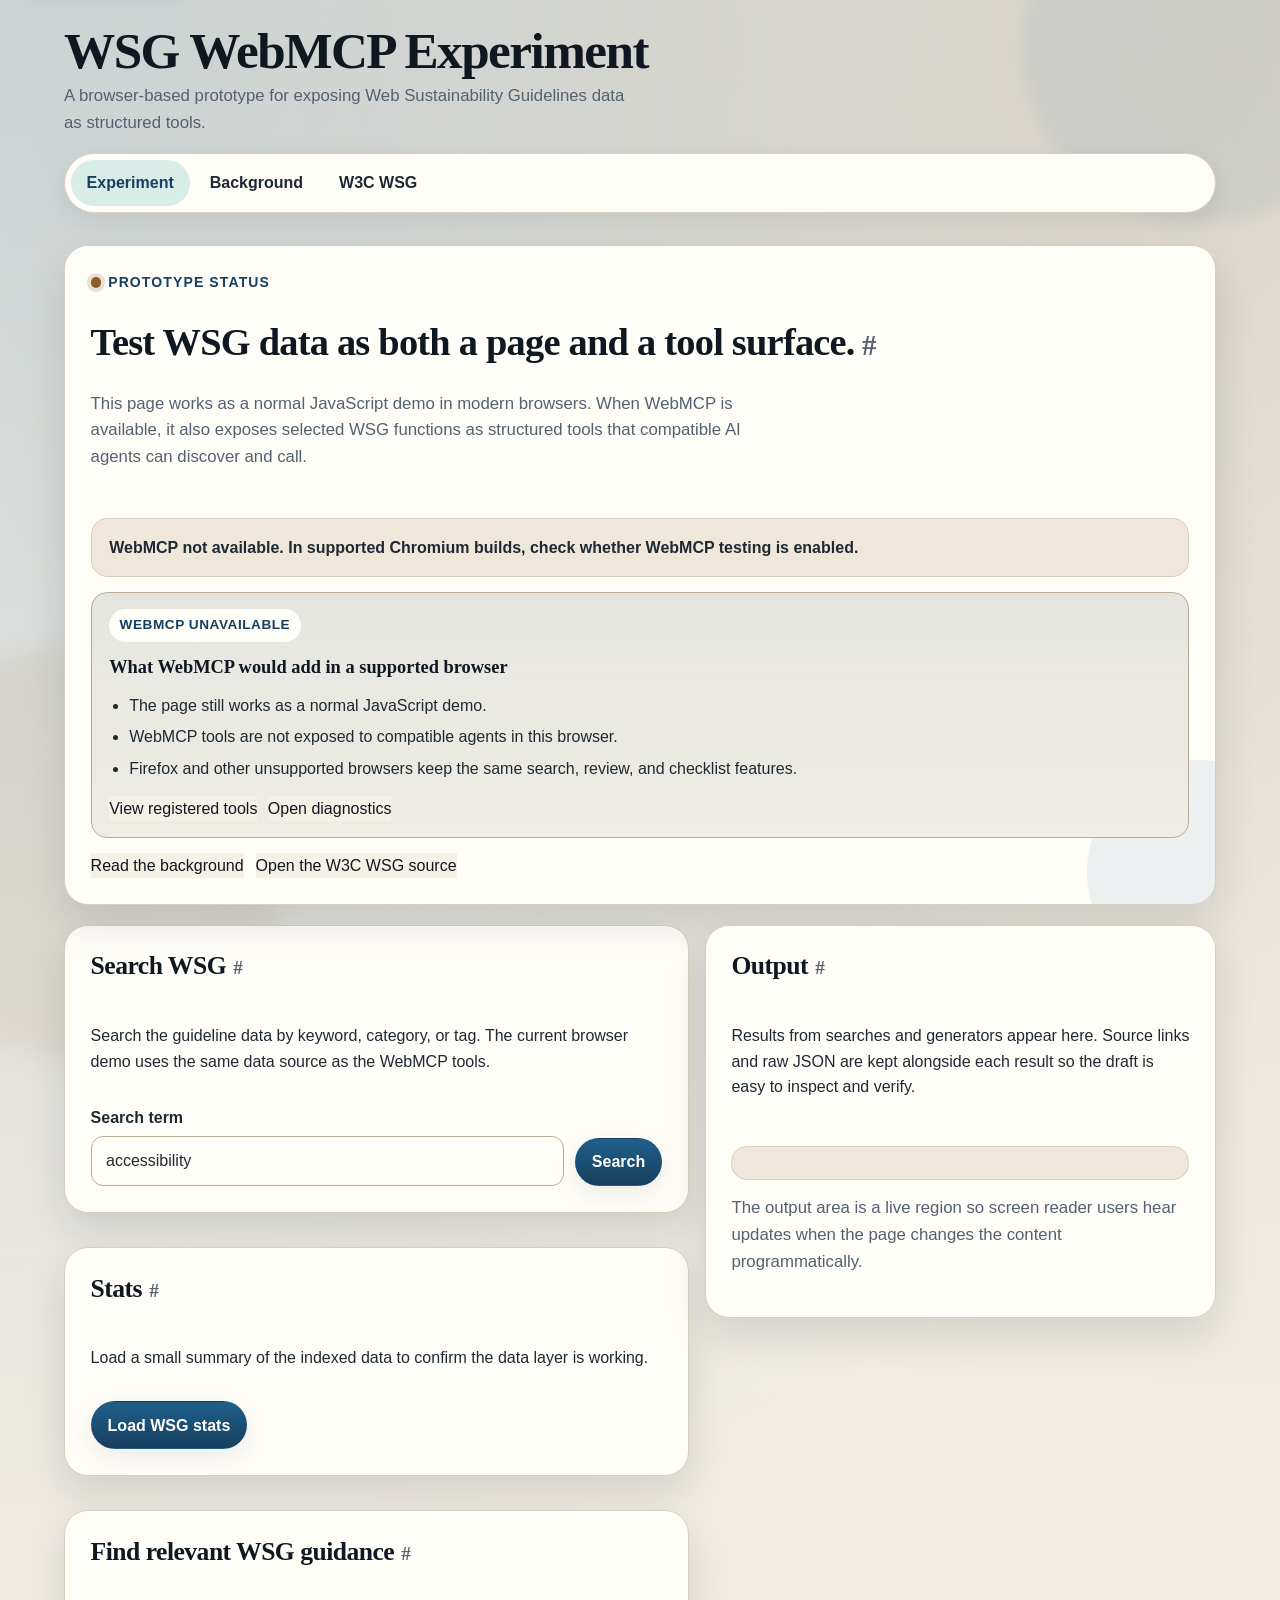
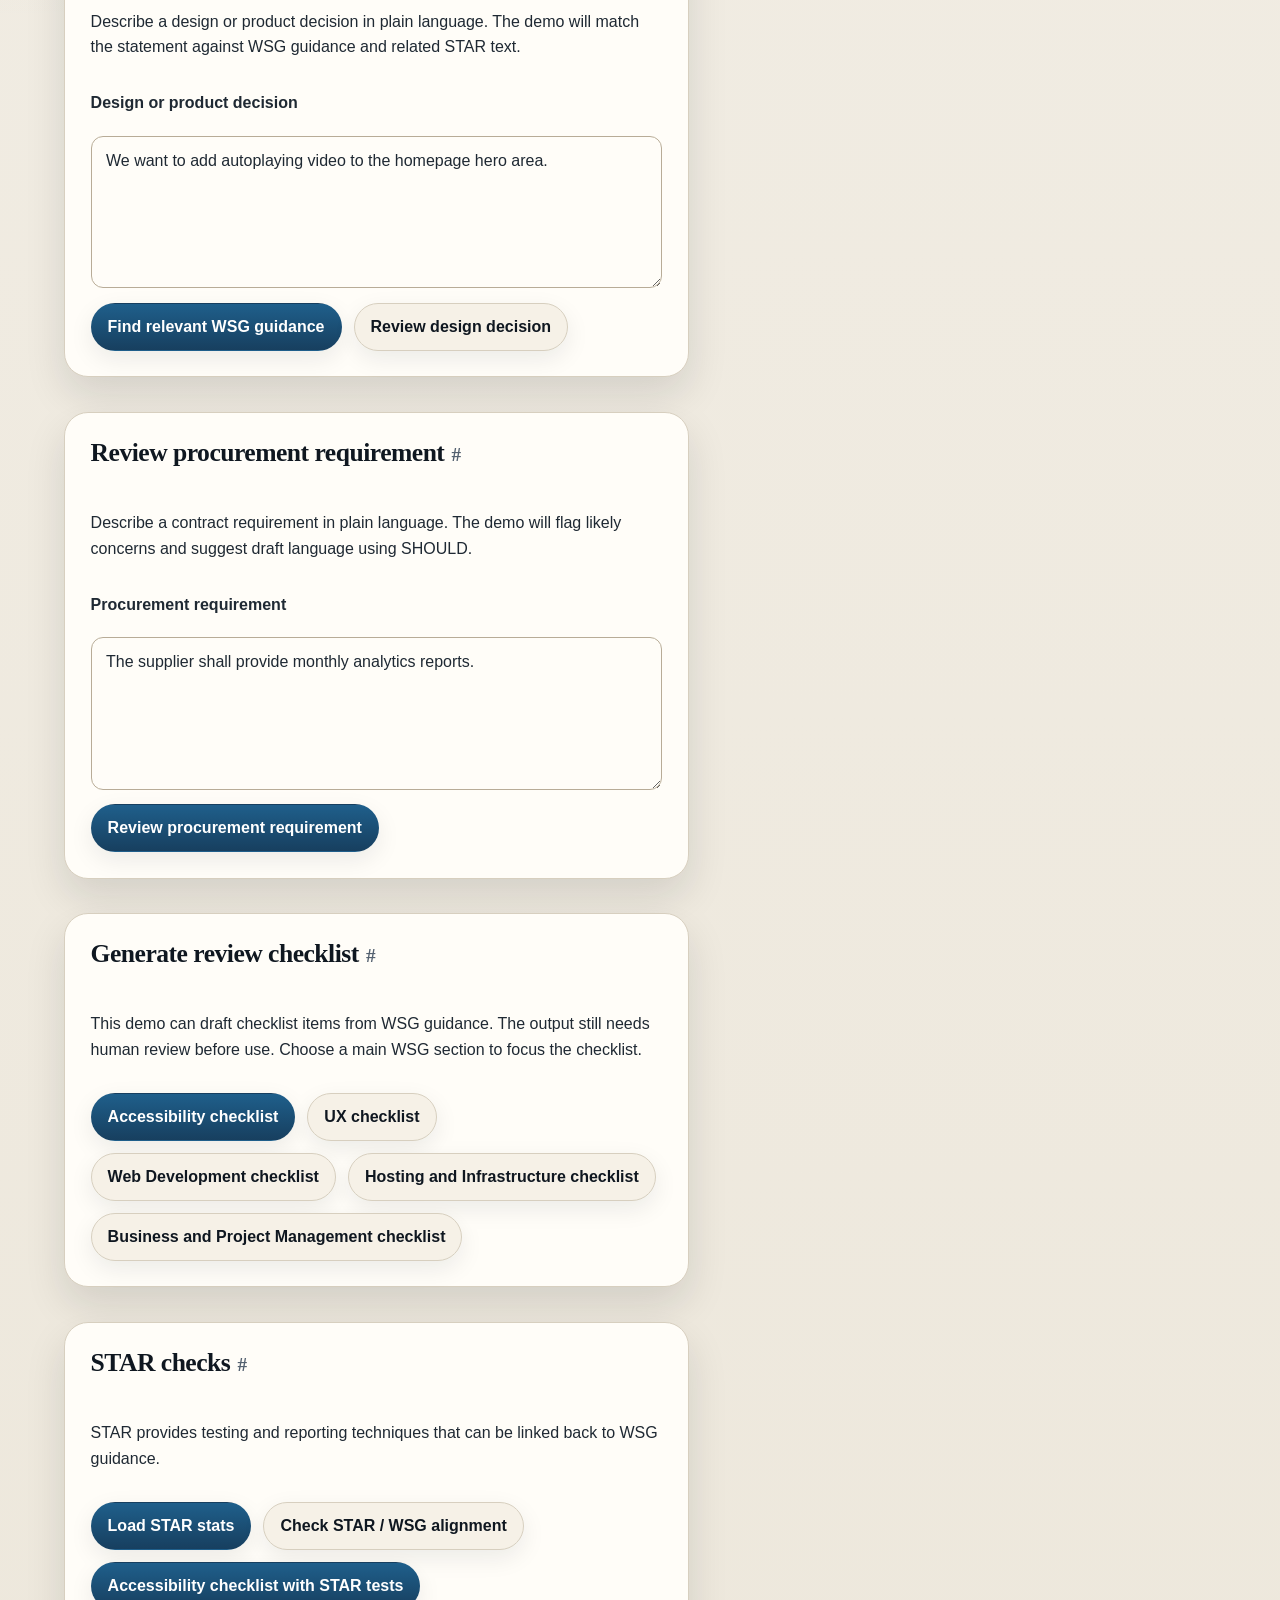
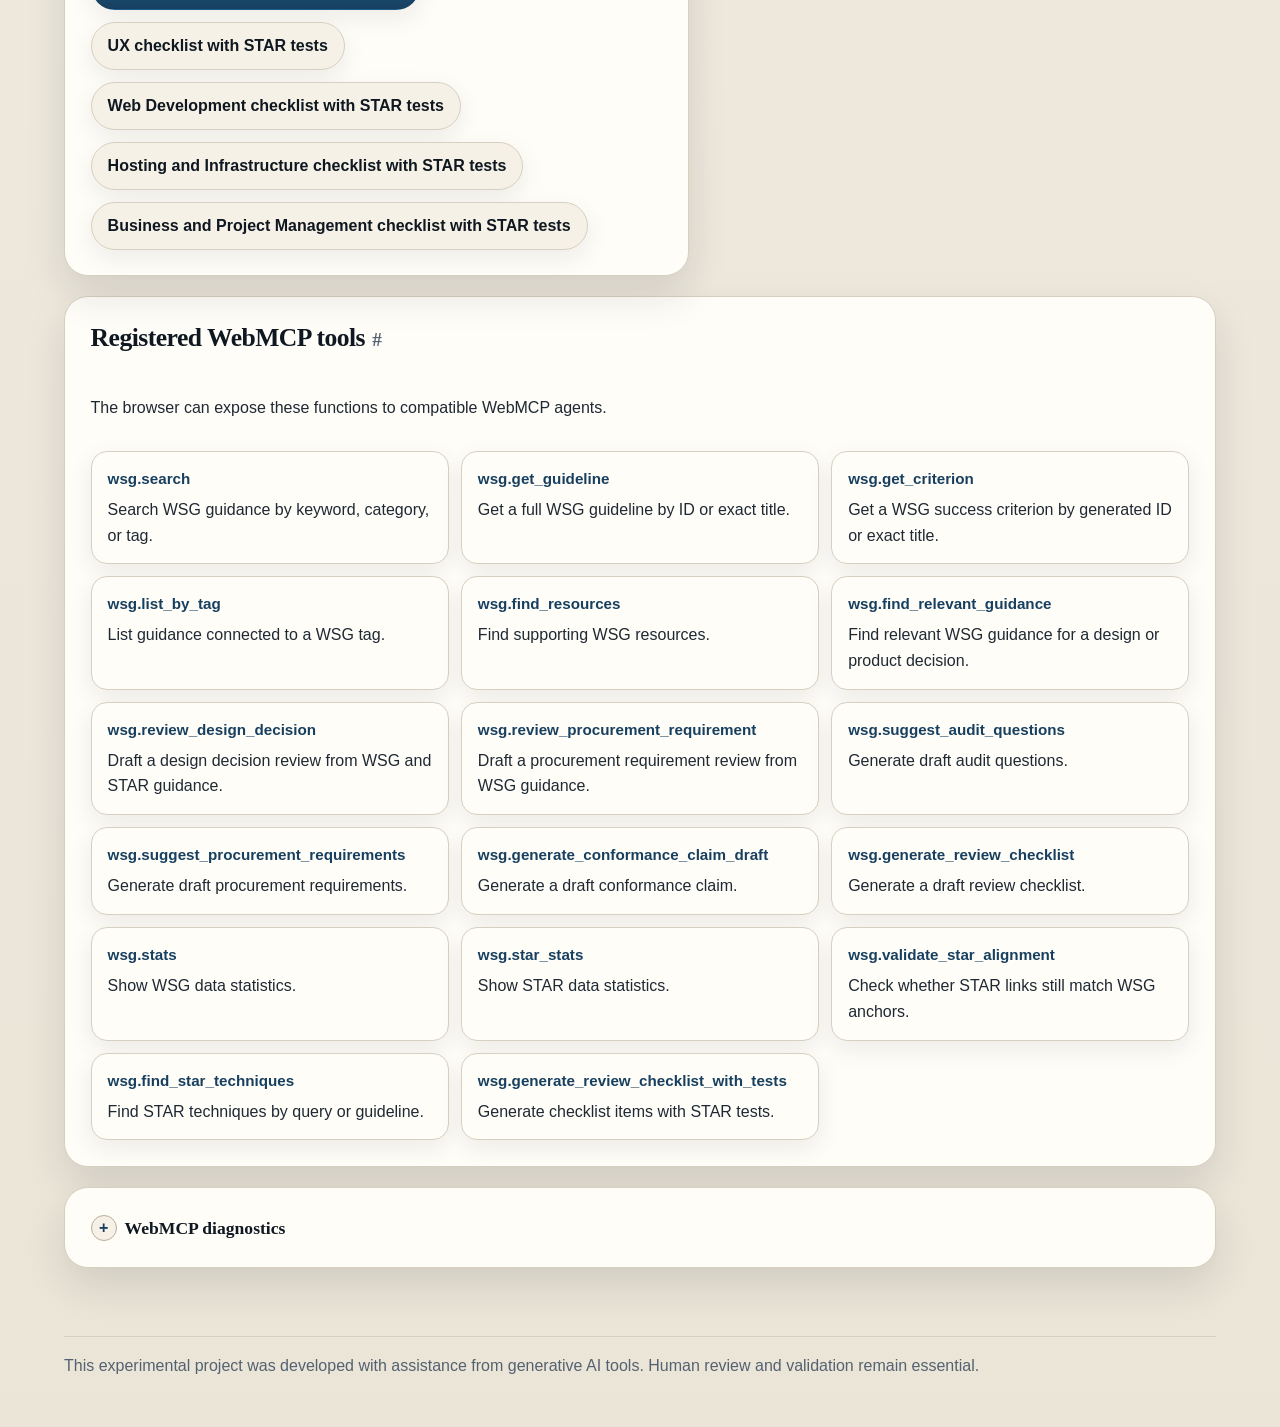
<file: index.html>
<!doctype html>
<html lang="en">
<head>
  <meta charset="utf-8">
  <meta name="viewport" content="width=device-width, initial-scale=1">
  <title>WSG WebMCP Experiment</title>
  <link rel="stylesheet" href="./styles/site.css?v=20260612-1">
</head>
<body>
  <a class="skip-link" href="#main">Skip to main content</a>

  <header class="site-header">
    <div class="site-branding">
      <h1 class="site-title">WSG WebMCP Experiment</h1>
      <p class="site-tagline">
        A browser-based prototype for exposing Web Sustainability Guidelines data as
        structured tools.
      </p>
    </div>

    <nav class="site-nav" aria-label="Primary">
      <ul class="site-nav__list">
        <li><a href="./index.html" aria-current="page">Experiment</a></li>
        <li><a href="./background.html">Background</a></li>
        <li><a href="https://www.w3.org/TR/web-sustainability-guidelines/">W3C WSG</a></li>
      </ul>
    </nav>
  </header>

  <main id="main" class="page-shell" tabindex="-1">
    <section class="hero">
      <div class="hero__inner stack">
        <p class="eyebrow">Prototype status</p>
        <h2 id="prototype-status" tabindex="-1">
          <a class="section-anchor" href="#prototype-status">
            <span>Test WSG data as both a page and a tool surface.</span>
            <span class="section-anchor__marker" aria-hidden="true">#</span>
          </a>
        </h2>

        <p class="lede">
          This page works as a normal JavaScript demo in modern browsers. When WebMCP is
          available, it also exposes selected WSG functions as structured tools that
          compatible AI agents can discover and call.
        </p>

        <p id="webmcp-status" class="status" role="status" aria-live="polite" aria-atomic="true">
          Checking WebMCP...
        </p>

        <div id="webmcp-capabilities" class="webmcp-capabilities" aria-live="polite" aria-atomic="true"></div>

        <div class="actions">
          <a class="button secondary" href="./background.html">Read the background</a>
          <a class="button secondary" href="https://www.w3.org/TR/web-sustainability-guidelines/">
            Open the W3C WSG source
          </a>
        </div>
      </div>
    </section>

    <div class="panel-grid panel-grid--two panel-grid--main">
      <div class="stack">
        <section class="panel">
          <div class="panel__inner stack">
            <h2 id="search-wsg" tabindex="-1">
              <a class="section-anchor" href="#search-wsg">
                <span>Search WSG</span>
                <span class="section-anchor__marker" aria-hidden="true">#</span>
              </a>
            </h2>

            <p>
              Search the guideline data by keyword, category, or tag. The current browser demo
              uses the same data source as the WebMCP tools.
            </p>

            <div class="field-row field-row--search">
              <div>
                <label for="search-query">Search term</label>
                <input id="search-query" type="search" value="accessibility">
              </div>

              <button id="search-wsg" type="button">Search</button>
            </div>
          </div>
        </section>

        <section class="panel">
          <div class="panel__inner stack">
            <h2 id="stats" tabindex="-1">
              <a class="section-anchor" href="#stats">
                <span>Stats</span>
                <span class="section-anchor__marker" aria-hidden="true">#</span>
              </a>
            </h2>

            <p>
              Load a small summary of the indexed data to confirm the data layer is working.
            </p>

            <div class="button-row">
              <button id="load-stats" type="button">Load WSG stats</button>
            </div>
          </div>
        </section>

        <section class="panel">
          <div class="panel__inner stack">
            <h2 id="find-relevant-wsg-guidance" tabindex="-1">
              <a class="section-anchor" href="#find-relevant-wsg-guidance">
                <span>Find relevant WSG guidance</span>
                <span class="section-anchor__marker" aria-hidden="true">#</span>
              </a>
            </h2>

            <p>
              Describe a design or product decision in plain language. The demo will match the
              statement against WSG guidance and related STAR text.
            </p>

            <div class="stack">
              <label for="guidance-description">Design or product decision</label>
              <textarea id="guidance-description" rows="5">We want to add autoplaying video to the homepage hero area.</textarea>
            </div>

            <div class="button-row">
              <button id="find-relevant-guidance" type="button">Find relevant WSG guidance</button>
              <button id="review-design-decision" type="button" class="secondary">Review design decision</button>
            </div>
          </div>
        </section>

        <section class="panel">
          <div class="panel__inner stack">
            <h2 id="review-procurement-requirement" tabindex="-1">
              <a class="section-anchor" href="#review-procurement-requirement">
                <span>Review procurement requirement</span>
                <span class="section-anchor__marker" aria-hidden="true">#</span>
              </a>
            </h2>

            <p>
              Describe a contract requirement in plain language. The demo will flag likely concerns
              and suggest draft language using SHOULD.
            </p>

            <div class="stack">
              <label for="procurement-requirement">Procurement requirement</label>
              <textarea id="procurement-requirement" rows="5">The supplier shall provide monthly analytics reports.</textarea>
            </div>

            <div class="button-row">
              <button id="review-procurement-requirement" type="button">Review procurement requirement</button>
            </div>
          </div>
        </section>

        <section class="panel">
          <div class="panel__inner stack">
            <h2 id="generate-review-checklist" tabindex="-1">
              <a class="section-anchor" href="#generate-review-checklist">
                <span>Generate review checklist</span>
                <span class="section-anchor__marker" aria-hidden="true">#</span>
              </a>
            </h2>

            <p>
              This demo can draft checklist items from WSG guidance. The output still needs human
              review before use. Choose a main WSG section to focus the checklist.
            </p>

            <div class="button-row">
              <button id="generate-checklist" type="button">Accessibility checklist</button>
              <button id="generate-checklist-ux" type="button" class="secondary">UX checklist</button>
              <button id="generate-checklist-web-development" type="button" class="secondary">Web Development checklist</button>
              <button id="generate-checklist-hosting" type="button" class="secondary">Hosting and Infrastructure checklist</button>
              <button id="generate-checklist-business" type="button" class="secondary">Business and Project Management checklist</button>
            </div>
          </div>
        </section>

        <section class="panel">
          <div class="panel__inner stack">
            <h2 id="star-checks" tabindex="-1">
              <a class="section-anchor" href="#star-checks">
                <span>STAR checks</span>
                <span class="section-anchor__marker" aria-hidden="true">#</span>
              </a>
            </h2>

            <p>
              STAR provides testing and reporting techniques that can be linked back to WSG
              guidance.
            </p>

            <div class="button-row">
              <button id="load-star-stats" type="button">Load STAR stats</button>
              <button id="validate-star-alignment" type="button" class="secondary">Check STAR / WSG alignment</button>
              <button id="generate-checklist-with-tests" type="button">Accessibility checklist with STAR tests</button>
              <button id="generate-checklist-with-tests-ux" type="button" class="secondary">UX checklist with STAR tests</button>
              <button id="generate-checklist-with-tests-web-development" type="button" class="secondary">Web Development checklist with STAR tests</button>
              <button id="generate-checklist-with-tests-hosting" type="button" class="secondary">Hosting and Infrastructure checklist with STAR tests</button>
              <button id="generate-checklist-with-tests-business" type="button" class="secondary">Business and Project Management checklist with STAR tests</button>
            </div>
          </div>
        </section>
      </div>

      <section class="panel panel--output" id="output" tabindex="-1">
        <div class="panel__inner stack">
          <h2>
            <a class="section-anchor" href="#output">
              <span>Output</span>
              <span class="section-anchor__marker" aria-hidden="true">#</span>
            </a>
          </h2>

          <p>
            Results from searches and generators appear here. Source links and raw JSON are kept
            alongside each result so the draft is easy to inspect and verify.
          </p>

          <div id="output-content" class="results" role="status" aria-live="polite" aria-atomic="true"></div>

          <p class="lede">
            The output area is a live region so screen reader users hear updates when the page
            changes the content programmatically.
          </p>
        </div>
      </section>
    </div>

    <section class="panel" id="registered-webmcp-tools" tabindex="-1">
      <div class="panel__inner stack">
        <h2>
          <a class="section-anchor" href="#registered-webmcp-tools">
            <span>Registered WebMCP tools</span>
            <span class="section-anchor__marker" aria-hidden="true">#</span>
          </a>
        </h2>

        <p>
          The browser can expose these functions to compatible WebMCP agents.
        </p>

        <ul class="tool-list">
          <li><span class="tool-name">wsg.search</span>Search WSG guidance by keyword, category, or tag.</li>
          <li><span class="tool-name">wsg.get_guideline</span>Get a full WSG guideline by ID or exact title.</li>
          <li><span class="tool-name">wsg.get_criterion</span>Get a WSG success criterion by generated ID or exact title.</li>
          <li><span class="tool-name">wsg.list_by_tag</span>List guidance connected to a WSG tag.</li>
          <li><span class="tool-name">wsg.find_resources</span>Find supporting WSG resources.</li>
          <li><span class="tool-name">wsg.find_relevant_guidance</span>Find relevant WSG guidance for a design or product decision.</li>
          <li><span class="tool-name">wsg.review_design_decision</span>Draft a design decision review from WSG and STAR guidance.</li>
          <li><span class="tool-name">wsg.review_procurement_requirement</span>Draft a procurement requirement review from WSG guidance.</li>
          <li><span class="tool-name">wsg.suggest_audit_questions</span>Generate draft audit questions.</li>
          <li><span class="tool-name">wsg.suggest_procurement_requirements</span>Generate draft procurement requirements.</li>
          <li><span class="tool-name">wsg.generate_conformance_claim_draft</span>Generate a draft conformance claim.</li>
          <li><span class="tool-name">wsg.generate_review_checklist</span>Generate a draft review checklist.</li>
          <li><span class="tool-name">wsg.stats</span>Show WSG data statistics.</li>
          <li><span class="tool-name">wsg.star_stats</span>Show STAR data statistics.</li>
          <li><span class="tool-name">wsg.validate_star_alignment</span>Check whether STAR links still match WSG anchors.</li>
          <li><span class="tool-name">wsg.find_star_techniques</span>Find STAR techniques by query or guideline.</li>
          <li><span class="tool-name">wsg.generate_review_checklist_with_tests</span>Generate checklist items with STAR tests.</li>
        </ul>
      </div>
    </section>

    <section class="panel" id="webmcp-diagnostics">
      <div class="panel__inner stack">
        <details class="panel-disclosure">
          <summary>WebMCP diagnostics</summary>

          <p>
            These controls test whether this browser exposes WebMCP tool discovery or
            invocation features. They are separate from the normal JavaScript demo and stay
            collapsed unless you need them.
          </p>

          <div class="button-row">
            <button id="list-webmcp-tools" type="button">List registered WebMCP tools</button>
            <button id="test-webmcp-stats" type="button" class="secondary">Test wsg.stats through WebMCP</button>
          </div>

          <pre id="webmcp-output" class="results" role="status" aria-live="polite" aria-atomic="true"></pre>
        </details>
      </div>
    </section>
  </main>

  <footer class="footer">
    <p>
      This experimental project was developed with assistance from generative AI tools.
      Human review and validation remain essential.
    </p>
  </footer>

  <script type="module" src="./src/app.js?v=20260612-4"></script>
</body>
</html>
</file>
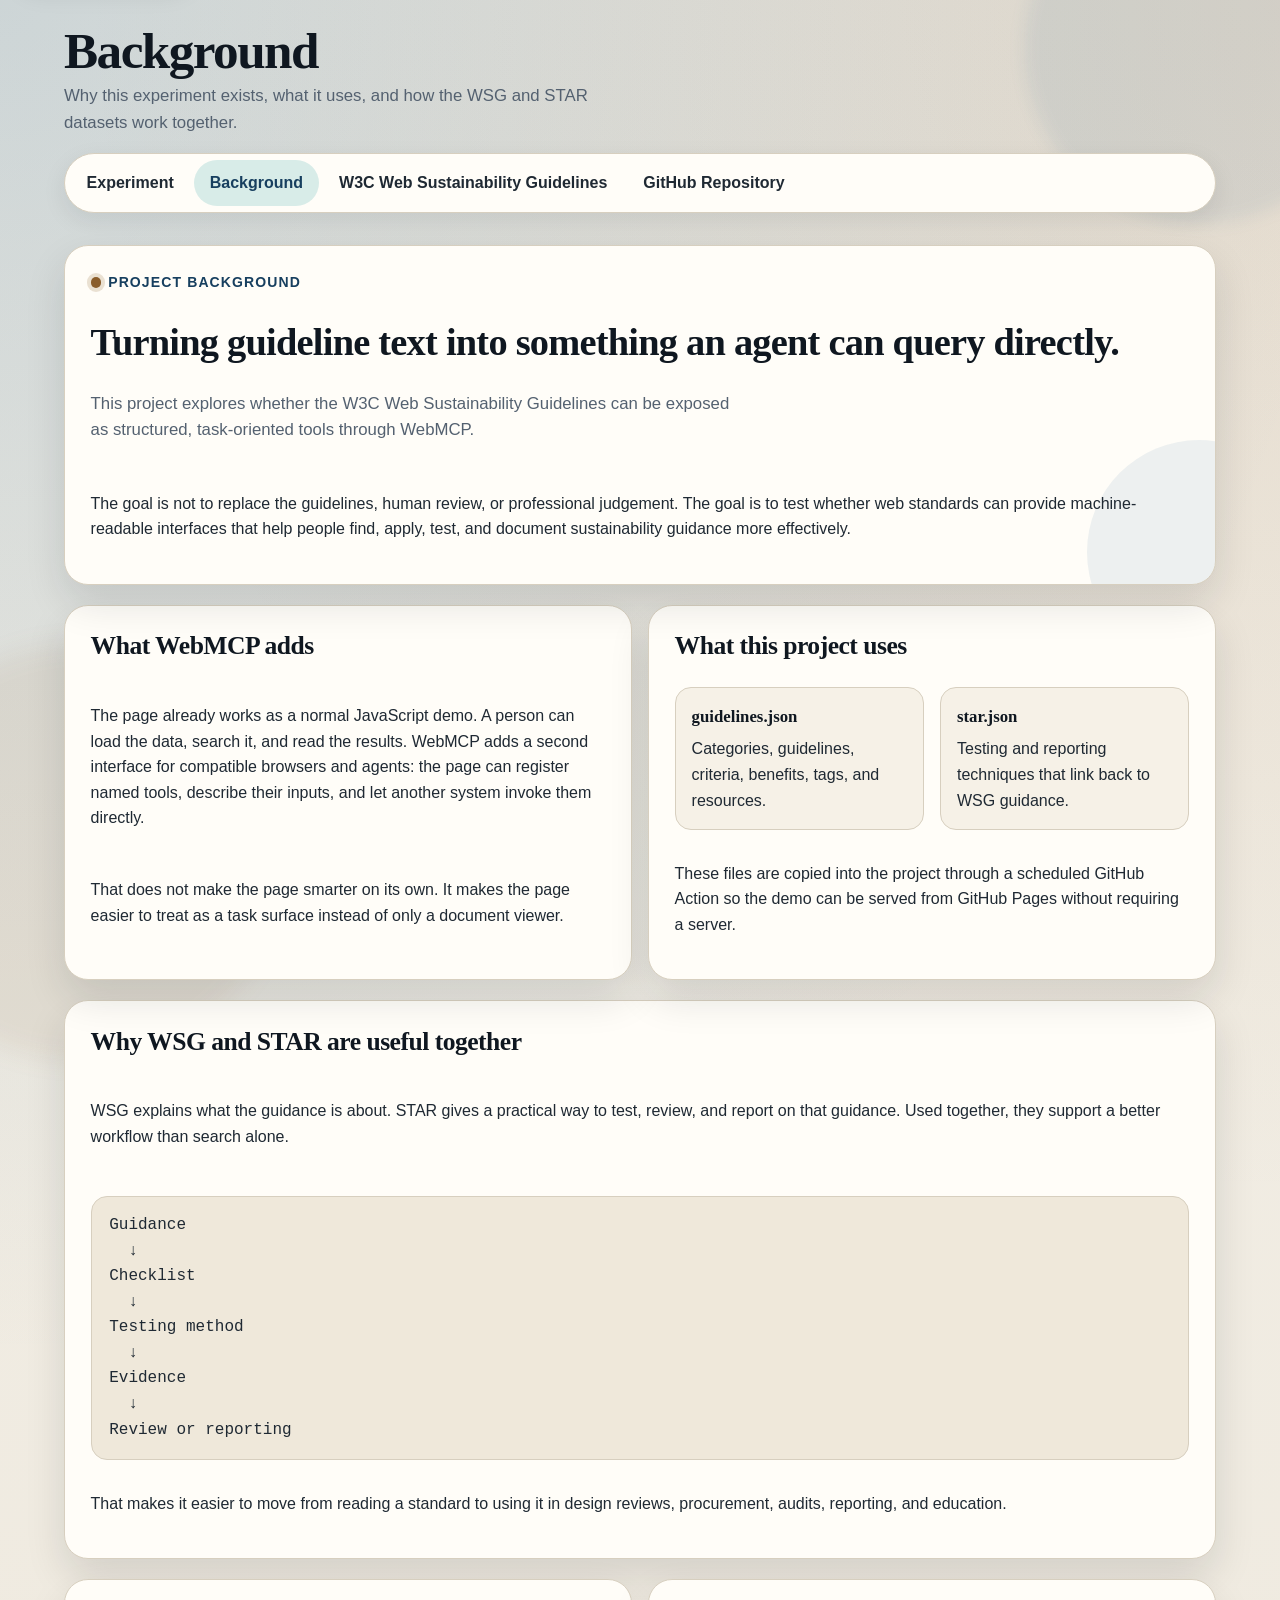
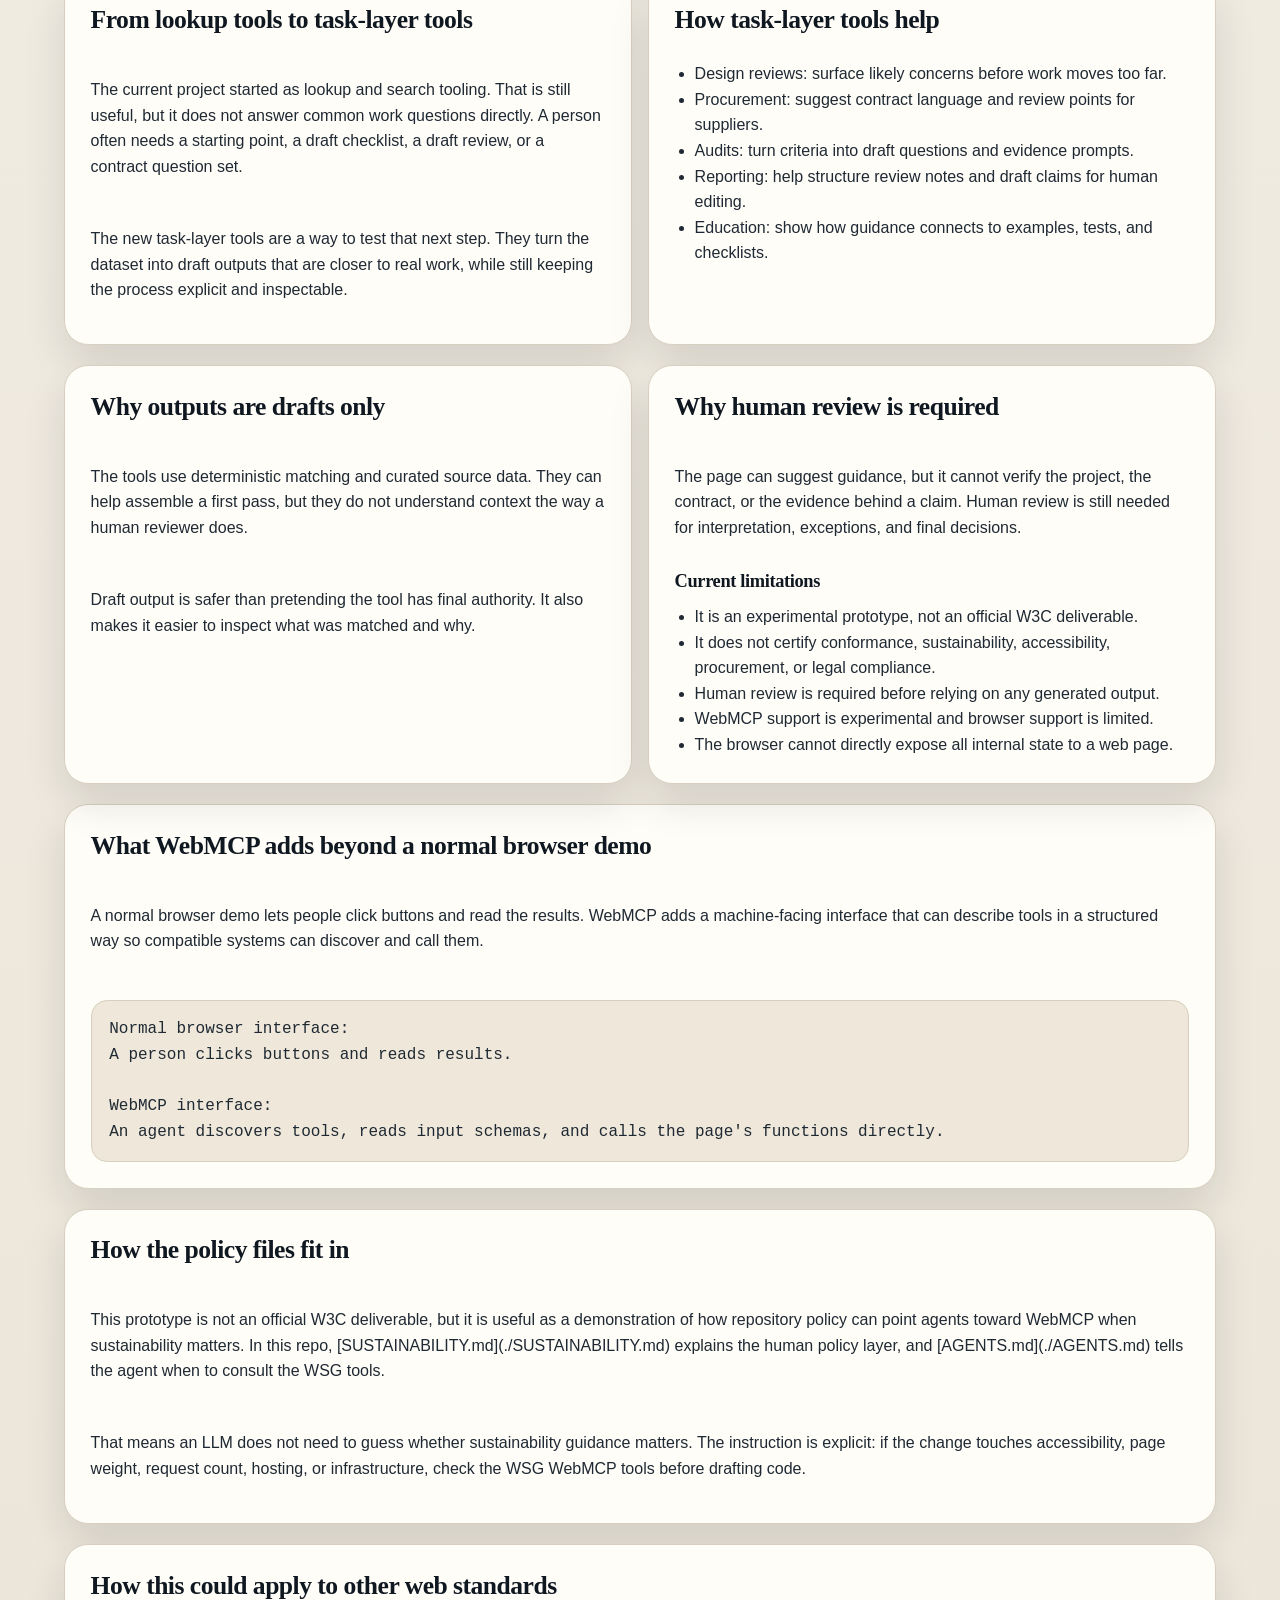
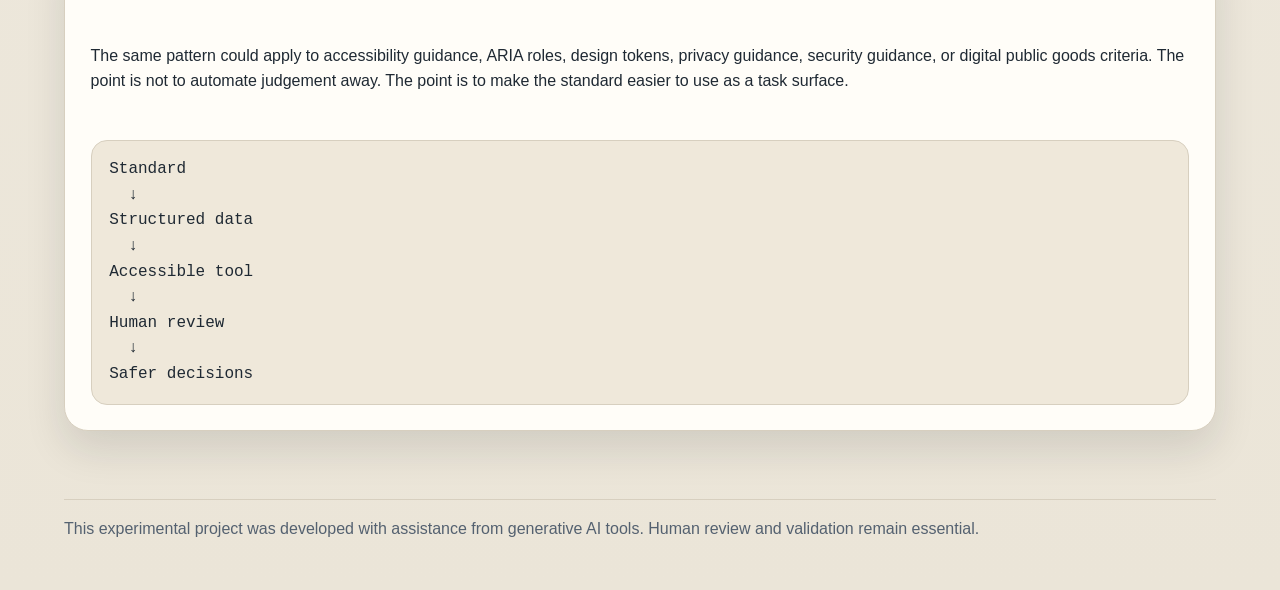
<file: background.html>
<!doctype html>
<html lang="en">
<head>
  <meta charset="utf-8">
  <meta name="viewport" content="width=device-width, initial-scale=1">
  <title>Background | WSG WebMCP Experiment</title>
  <link rel="stylesheet" href="./styles/site.css">
</head>
<body>
  <a class="skip-link" href="#main">Skip to main content</a>

  <header class="site-header">
    <div class="site-branding">
      <h1 class="site-title">Background</h1>
      <p class="site-tagline">
        Why this experiment exists, what it uses, and how the WSG and STAR datasets work together.
      </p>
    </div>

    <nav class="site-nav" aria-label="Primary">
      <ul class="site-nav__list">
        <li><a href="./index.html">Experiment</a></li>
        <li><a href="./background.html" aria-current="page">Background</a></li>
        <li><a href="https://www.w3.org/TR/web-sustainability-guidelines/">W3C Web Sustainability Guidelines</a></li>
        <li><a href="https://github.com/mgifford/wsg-webmcp-experiment">GitHub Repository</a></li>
      </ul>
    </nav>
  </header>

  <main id="main" class="page-shell" tabindex="-1">
    <section class="hero">
      <div class="hero__inner stack">
        <p class="eyebrow">Project background</p>
        <h2>Turning guideline text into something an agent can query directly.</h2>

        <p class="lede">
          This project explores whether the W3C Web Sustainability Guidelines can be exposed as
          structured, task-oriented tools through WebMCP.
        </p>

        <p>
          The goal is not to replace the guidelines, human review, or professional judgement.
          The goal is to test whether web standards can provide machine-readable interfaces that
          help people find, apply, test, and document sustainability guidance more effectively.
        </p>
      </div>
    </section>

    <section class="panel-grid panel-grid--two">
      <section class="panel">
        <div class="panel__inner stack">
          <h2>What WebMCP adds</h2>

          <p>
            The page already works as a normal JavaScript demo. A person can load the data,
            search it, and read the results. WebMCP adds a second interface for compatible
            browsers and agents: the page can register named tools, describe their inputs, and
            let another system invoke them directly.
          </p>

          <p>
            That does not make the page smarter on its own. It makes the page easier to treat as a
            task surface instead of only a document viewer.
          </p>
        </div>
      </section>

      <section class="panel">
        <div class="panel__inner stack">
          <h2>What this project uses</h2>

          <div class="summary-grid">
            <div class="summary-card">
              <strong>guidelines.json</strong>
              <p>Categories, guidelines, criteria, benefits, tags, and resources.</p>
            </div>

            <div class="summary-card">
              <strong>star.json</strong>
              <p>Testing and reporting techniques that link back to WSG guidance.</p>
            </div>
          </div>

          <p>
            These files are copied into the project through a scheduled GitHub Action so the demo
            can be served from GitHub Pages without requiring a server.
          </p>
        </div>
      </section>
    </section>

    <section class="panel">
      <div class="panel__inner stack">
        <h2>Why WSG and STAR are useful together</h2>

        <p>
          WSG explains what the guidance is about. STAR gives a practical way to test, review,
          and report on that guidance. Used together, they support a better workflow than search
          alone.
        </p>

        <pre class="results"><code>Guidance
  ↓
Checklist
  ↓
Testing method
  ↓
Evidence
  ↓
Review or reporting</code></pre>

        <p>
          That makes it easier to move from reading a standard to using it in design reviews,
          procurement, audits, reporting, and education.
        </p>
      </div>
    </section>

    <section class="panel-grid panel-grid--two">
      <section class="panel">
        <div class="panel__inner stack">
          <h2>From lookup tools to task-layer tools</h2>

          <p>
            The current project started as lookup and search tooling. That is still useful, but it
            does not answer common work questions directly. A person often needs a starting point,
            a draft checklist, a draft review, or a contract question set.
          </p>

          <p>
            The new task-layer tools are a way to test that next step. They turn the dataset into
            draft outputs that are closer to real work, while still keeping the process explicit
            and inspectable.
          </p>
        </div>
      </section>

      <section class="panel">
        <div class="panel__inner stack">
          <h2>How task-layer tools help</h2>

          <ul class="bullet-list">
            <li>Design reviews: surface likely concerns before work moves too far.</li>
            <li>Procurement: suggest contract language and review points for suppliers.</li>
            <li>Audits: turn criteria into draft questions and evidence prompts.</li>
            <li>Reporting: help structure review notes and draft claims for human editing.</li>
            <li>Education: show how guidance connects to examples, tests, and checklists.</li>
          </ul>
        </div>
      </section>
    </section>

    <section class="panel-grid panel-grid--two">
      <section class="panel">
        <div class="panel__inner stack">
          <h2>Why outputs are drafts only</h2>

          <p>
            The tools use deterministic matching and curated source data. They can help assemble
            a first pass, but they do not understand context the way a human reviewer does.
          </p>

          <p>
            Draft output is safer than pretending the tool has final authority. It also makes it
            easier to inspect what was matched and why.
          </p>
        </div>
      </section>

      <section class="panel">
        <div class="panel__inner stack">
          <h2>Why human review is required</h2>

          <p>
            The page can suggest guidance, but it cannot verify the project, the contract, or the
            evidence behind a claim. Human review is still needed for interpretation, exceptions,
            and final decisions.
          </p>

          <div class="notice">
            <h3>Current limitations</h3>
            <ul class="bullet-list">
              <li>It is an experimental prototype, not an official W3C deliverable.</li>
              <li>It does not certify conformance, sustainability, accessibility, procurement, or legal compliance.</li>
              <li>Human review is required before relying on any generated output.</li>
              <li>WebMCP support is experimental and browser support is limited.</li>
              <li>The browser cannot directly expose all internal state to a web page.</li>
            </ul>
          </div>
        </div>
      </section>
    </section>

    <section class="panel">
      <div class="panel__inner stack">
        <h2>What WebMCP adds beyond a normal browser demo</h2>

        <p>
          A normal browser demo lets people click buttons and read the results. WebMCP adds a
          machine-facing interface that can describe tools in a structured way so compatible
          systems can discover and call them.
        </p>

        <pre class="results"><code>Normal browser interface:
A person clicks buttons and reads results.

WebMCP interface:
An agent discovers tools, reads input schemas, and calls the page's functions directly.</code></pre>
      </div>
    </section>

    <section class="panel">
      <div class="panel__inner stack">
        <h2>How the policy files fit in</h2>

        <p>
          This prototype is not an official W3C deliverable, but it is useful as a demonstration
          of how repository policy can point agents toward WebMCP when sustainability matters.
          In this repo, [SUSTAINABILITY.md](./SUSTAINABILITY.md) explains the human policy layer,
          and [AGENTS.md](./AGENTS.md) tells the agent when to consult the WSG tools.
        </p>

        <p>
          That means an LLM does not need to guess whether sustainability guidance matters. The
          instruction is explicit: if the change touches accessibility, page weight, request
          count, hosting, or infrastructure, check the WSG WebMCP tools before drafting code.
        </p>
      </div>
    </section>

    <section class="panel">
      <div class="panel__inner stack">
        <h2>How this could apply to other web standards</h2>

        <p>
          The same pattern could apply to accessibility guidance, ARIA roles, design tokens,
          privacy guidance, security guidance, or digital public goods criteria. The point is not
          to automate judgement away. The point is to make the standard easier to use as a task
          surface.
        </p>

        <pre class="results"><code>Standard
  ↓
Structured data
  ↓
Accessible tool
  ↓
Human review
  ↓
Safer decisions</code></pre>
      </div>
    </section>
  </main>

  <footer class="footer">
    <p>
      This experimental project was developed with assistance from generative AI tools.
      Human review and validation remain essential.
    </p>
  </footer>
</body>
</html>
</file>
<file: styles/site.css>
:root {
  color-scheme: light dark;
  --page-bg: #f3efe7;
  --page-bg-alt: #ebe5d8;
  --surface: #fffdf8;
  --surface-strong: #f6f1e7;
  --surface-inset: #efe8da;
  --border: #d7cfbf;
  --border-strong: #b8ac97;
  --text: #1f2933;
  --text-muted: #546170;
  --heading: #0f1720;
  --link: #0d6b67;
  --link-hover: #0a5754;
  --accent: #1f5f8b;
  --accent-strong: #173f5f;
  --accent-warm: #8a5d2b;
  --accent-soft: #d8ece8;
  --focus-ring: #ff8b3d;
  --shadow: 0 18px 40px rgba(15, 23, 32, 0.12);
  --shadow-soft: 0 8px 24px rgba(15, 23, 32, 0.08);
  --radius-lg: 1.5rem;
  --radius-md: 1rem;
  --radius-sm: 0.75rem;
  --content-width: 72rem;
  --body-font: "Trebuchet MS", "Verdana", sans-serif;
  --heading-font: "Iowan Old Style", "Palatino Linotype", "Book Antiqua", Georgia, serif;
  --mono-font: "SFMono-Regular", Consolas, "Liberation Mono", Menlo, monospace;
}

@media (prefers-color-scheme: dark) {
  :root {
    --page-bg: #10141a;
    --page-bg-alt: #161b22;
    --surface: #1a2028;
    --surface-strong: #202733;
    --surface-inset: #111822;
    --border: #344150;
    --border-strong: #4a5c72;
    --text: #eef2f7;
    --text-muted: #b8c3cf;
    --heading: #ffffff;
    --link: #7bd0c5;
    --link-hover: #9be2d8;
    --accent: #85b7ff;
    --accent-strong: #b8d4ff;
    --accent-warm: #f0b774;
    --accent-soft: #16343a;
    --focus-ring: #ffd27d;
    --shadow: 0 18px 40px rgba(0, 0, 0, 0.35);
    --shadow-soft: 0 8px 24px rgba(0, 0, 0, 0.22);
  }
}

@media (prefers-contrast: more) {
  :root {
    --page-bg: Canvas;
    --page-bg-alt: Canvas;
    --surface: Canvas;
    --surface-strong: Canvas;
    --surface-inset: Canvas;
    --border: CanvasText;
    --border-strong: CanvasText;
    --text: CanvasText;
    --text-muted: CanvasText;
    --heading: CanvasText;
    --link: LinkText;
    --link-hover: LinkText;
    --accent: LinkText;
    --accent-strong: LinkText;
    --accent-warm: LinkText;
    --accent-soft: Canvas;
    --focus-ring: Highlight;
    --shadow: none;
    --shadow-soft: none;
  }
}

* {
  box-sizing: border-box;
}

html {
  scroll-behavior: smooth;
}

@media (prefers-reduced-motion: reduce) {
  html {
    scroll-behavior: auto;
  }

  *, *::before, *::after {
    animation-duration: 0.01ms !important;
    animation-iteration-count: 1 !important;
    transition-duration: 0.01ms !important;
    scroll-behavior: auto !important;
  }
}

body {
  margin: 0;
  min-height: 100vh;
  background:
    radial-gradient(circle at top left, rgba(31, 95, 139, 0.18), transparent 34%),
    radial-gradient(circle at top right, rgba(138, 93, 43, 0.14), transparent 30%),
    linear-gradient(180deg, var(--page-bg) 0%, var(--page-bg-alt) 100%);
  color: var(--text);
  font-family: var(--body-font);
  line-height: 1.6;
  text-rendering: optimizeLegibility;
}

body::before,
body::after {
  content: "";
  position: fixed;
  inset: auto;
  z-index: -1;
  pointer-events: none;
}

body::before {
  top: -8rem;
  right: -6rem;
  width: 22rem;
  height: 22rem;
  border-radius: 50%;
  background: rgba(31, 95, 139, 0.08);
  filter: blur(8px);
}

body::after {
  bottom: -10rem;
  left: -8rem;
  width: 26rem;
  height: 26rem;
  border-radius: 50%;
  background: rgba(138, 93, 43, 0.08);
  filter: blur(12px);
}

a {
  color: var(--link);
  text-decoration-thickness: 0.12em;
  text-underline-offset: 0.18em;
}

a:hover {
  color: var(--link-hover);
}

.section-anchor {
  display: inline-flex;
  align-items: baseline;
  gap: 0.45rem;
  color: inherit;
  text-decoration: none;
}

.section-anchor:hover,
.section-anchor:focus-visible {
  color: inherit;
  text-decoration: underline;
}

.section-anchor__marker {
  color: var(--text-muted);
  font-size: 0.75em;
  font-weight: 800;
  line-height: 1;
}

a:focus-visible,
button:focus-visible,
input:focus-visible {
  outline: 3px solid var(--focus-ring);
  outline-offset: 3px;
}

img {
  max-width: 100%;
  display: block;
}

code,
pre {
  font-family: var(--mono-font);
}

code {
  background: var(--surface-strong);
  border: 1px solid var(--border);
  border-radius: 0.45rem;
  padding: 0.1rem 0.35rem;
}

pre code {
  background: transparent;
  border: 0;
  padding: 0;
}

.skip-link {
  position: absolute;
  left: 1rem;
  top: -4rem;
  z-index: 999;
  padding: 0.75rem 1rem;
  border-radius: 999px;
  background: var(--heading);
  color: #ffffff;
  text-decoration: none;
  box-shadow: var(--shadow-soft);
}

.skip-link:focus {
  top: 1rem;
}

.site-header,
.page-shell {
  width: min(var(--content-width), calc(100% - 2rem));
  margin: 0 auto;
}

.site-header {
  padding: 1.5rem 0 1rem;
}

.site-branding {
  display: grid;
  gap: 0.35rem;
  margin-bottom: 1rem;
}

.site-title {
  margin: 0;
  color: var(--heading);
  font-family: var(--heading-font);
  font-size: clamp(2rem, 4vw, 3.5rem);
  line-height: 1.05;
  letter-spacing: -0.03em;
}

.site-tagline {
  max-width: 62ch;
  margin: 0;
  color: var(--text-muted);
  font-size: 1.05rem;
}

.site-nav {
  border: 1px solid var(--border);
  border-radius: 999px;
  background: var(--surface);
  box-shadow: var(--shadow-soft);
}

.site-nav__list {
  display: flex;
  flex-wrap: wrap;
  gap: 0.25rem;
  list-style: none;
  margin: 0;
  padding: 0.35rem;
}

.site-nav__list a {
  display: inline-flex;
  align-items: center;
  min-height: 2.75rem;
  padding: 0.65rem 1rem;
  border-radius: 999px;
  color: var(--text);
  text-decoration: none;
  font-weight: 700;
}

.site-nav__list a:hover,
.site-nav__list a[aria-current="page"] {
  background: var(--accent-soft);
  color: var(--accent-strong);
}

.page-shell {
  padding: 1rem 0 3rem;
}

.hero,
.panel {
  margin-bottom: 1.25rem;
  padding: clamp(1.25rem, 2vw, 2rem);
  border: 1px solid var(--border);
  border-radius: var(--radius-lg);
  background: var(--surface);
  box-shadow: var(--shadow);
}

.hero {
  position: relative;
  overflow: hidden;
}

.hero::after {
  content: "";
  position: absolute;
  inset: auto -6rem -5rem auto;
  width: 14rem;
  height: 14rem;
  border-radius: 50%;
  background: rgba(31, 95, 139, 0.08);
}

.hero__inner,
.panel__inner {
  position: relative;
  z-index: 1;
}

.hero h2,
.panel h2,
.panel h3 {
  margin: 0 0 0.75rem;
  color: var(--heading);
  font-family: var(--heading-font);
  line-height: 1.15;
  letter-spacing: -0.02em;
}

.panel[id],
.panel h2[id],
.panel h3[id] {
  scroll-margin-top: 1.25rem;
}

.hero h2 {
  font-size: clamp(1.6rem, 3vw, 2.4rem);
}

.panel h2 {
  font-size: clamp(1.35rem, 2vw, 1.85rem);
}

.panel h3 {
  font-size: 1.15rem;
}

.panel--output {
  position: sticky;
  top: 1rem;
  align-self: start;
}

.panel-disclosure {
  display: grid;
  gap: 0.9rem;
}

.panel-disclosure > summary {
  display: inline-flex;
  align-items: center;
  gap: 0.5rem;
  width: fit-content;
  color: var(--heading);
  font-family: var(--heading-font);
  font-size: 1.1rem;
  font-weight: 800;
  cursor: pointer;
}

.panel-disclosure > summary::marker,
.panel-disclosure > summary::-webkit-details-marker {
  display: none;
}

.panel-disclosure > summary::before {
  content: "+";
  display: inline-flex;
  align-items: center;
  justify-content: center;
  width: 1.5rem;
  height: 1.5rem;
  border: 1px solid var(--border-strong);
  border-radius: 999px;
  background: var(--surface-strong);
  color: var(--accent-strong);
  font-family: var(--body-font);
  font-size: 1rem;
  line-height: 1;
}

.panel-disclosure[open] > summary::before {
  content: "−";
}

.checklist-list {
  display: grid;
  gap: 0.9rem;
  margin: 0;
  padding: 0;
  list-style: none;
}

.checklist-item {
  display: grid;
  gap: 0.75rem;
  padding: 1rem;
  border: 1px solid var(--border);
  border-radius: var(--radius-md);
  background: var(--surface);
  box-shadow: var(--shadow-soft);
}

.checklist-item__label {
  display: grid;
  grid-template-columns: 1.4rem minmax(0, 1fr);
  gap: 0.9rem;
  align-items: start;
  margin: 0;
  font-weight: 700;
}

.checklist-item__checkbox {
  width: 1.35rem;
  height: 1.35rem;
  margin-top: 0.1rem;
  flex: 0 0 auto;
  accent-color: var(--accent);
}

.checklist-item__content {
  display: grid;
  gap: 0.45rem;
}

.checklist-item__question {
  color: var(--heading);
  font-size: 1.03rem;
}

.checklist-item__meta,
.checklist-item__group-label,
.checklist-item__subtext {
  color: var(--text-muted);
}

.checklist-item__group {
  display: grid;
  gap: 0.45rem;
}

.checklist-item__resources[hidden] {
  display: none !important;
}

.checklist-item__group-label {
  margin: 0;
  font-size: 0.95rem;
  font-weight: 700;
}

.checklist-toolbar {
  display: flex;
  flex-wrap: wrap;
  align-items: center;
  justify-content: space-between;
  gap: 0.75rem;
  padding: 0.9rem 1rem;
  border: 1px solid var(--border-strong);
  border-radius: var(--radius-md);
  background: var(--surface-strong);
}

.checklist-toolbar__label {
  margin: 0;
  color: var(--text-muted);
  font-size: 0.95rem;
}

.checklist-toolbar__button {
  min-height: 2.5rem;
  padding: 0.45rem 0.85rem;
  border: 1px solid var(--border-strong);
  border-radius: 999px;
  background: var(--surface);
  color: var(--heading);
  box-shadow: none;
  font-size: 0.95rem;
  font-weight: 800;
}

.checklist-toolbar__button:hover {
  filter: none;
  transform: none;
}

.checklist-toolbar__button:focus-visible {
  outline-offset: 2px;
}

.checklist-item__sublist {
  margin: 0;
  padding-left: 1.15rem;
  display: grid;
  gap: 0.35rem;
}

.eyebrow {
  display: inline-flex;
  align-items: center;
  gap: 0.45rem;
  margin: 0 0 0.75rem;
  color: var(--accent-strong);
  font-size: 0.875rem;
  font-weight: 800;
  letter-spacing: 0.08em;
  text-transform: uppercase;
}

.eyebrow::before {
  content: "";
  width: 0.65rem;
  height: 0.65rem;
  border-radius: 999px;
  background: var(--accent-warm);
  box-shadow: 0 0 0 4px rgba(138, 93, 43, 0.18);
}

.lede {
  max-width: 70ch;
  margin: 0 0 1rem;
  color: var(--text-muted);
  font-size: 1.05rem;
}

.status,
.results {
  margin: 1rem 0 0;
  padding: 1rem 1.1rem;
  border: 1px solid var(--border);
  border-radius: var(--radius-md);
  background: var(--surface-inset);
  color: var(--text);
  white-space: pre-wrap;
  overflow: auto;
}

.status {
  font-weight: 700;
}

.webmcp-capabilities {
  display: grid;
  gap: 0.9rem;
  padding: 1rem 1.1rem;
  border: 1px solid var(--border-strong);
  border-radius: var(--radius-md);
  background:
    linear-gradient(180deg, rgba(31, 95, 139, 0.08), rgba(31, 95, 139, 0.03)),
    var(--surface-strong);
}

.webmcp-capabilities__badge {
  display: inline-flex;
  width: fit-content;
  margin: 0;
  padding: 0.35rem 0.65rem;
  border-radius: 999px;
  background: var(--surface);
  color: var(--accent-strong);
  font-size: 0.85rem;
  font-weight: 800;
  letter-spacing: 0.04em;
  text-transform: uppercase;
}

.webmcp-capabilities__title {
  margin: 0;
  color: var(--heading);
  font-family: var(--heading-font);
  font-size: 1.15rem;
  line-height: 1.25;
}

.webmcp-capabilities__list {
  margin: 0;
  padding-left: 1.25rem;
  color: var(--text);
}

.webmcp-capabilities__list li + li {
  margin-top: 0.35rem;
}

.webmcp-capabilities__actions {
  display: flex;
  flex-wrap: wrap;
  gap: 0.65rem;
}

.panel-grid {
  display: grid;
  gap: 1rem;
}

.panel-grid--two {
  grid-template-columns: repeat(2, minmax(0, 1fr));
}

.panel-grid--main {
  align-items: start;
}

.panel-grid--three {
  grid-template-columns: repeat(3, minmax(0, 1fr));
}

.stack {
  display: grid;
  gap: 0.9rem;
}

.actions,
.button-row {
  display: flex;
  flex-wrap: wrap;
  gap: 0.75rem;
}

.field-row {
  display: grid;
  gap: 0.65rem;
  align-items: end;
}

.field-row--search {
  grid-template-columns: minmax(0, 1fr) auto;
}

label {
  display: inline-block;
  margin-bottom: 0.35rem;
  font-weight: 700;
}

input[type="search"] {
  width: 100%;
  min-height: 3rem;
  padding: 0.7rem 0.9rem;
  border: 1px solid var(--border-strong);
  border-radius: var(--radius-sm);
  background: var(--surface);
  color: var(--text);
  font: inherit;
}

textarea {
  width: 100%;
  min-height: 8rem;
  padding: 0.7rem 0.9rem;
  border: 1px solid var(--border-strong);
  border-radius: var(--radius-sm);
  background: var(--surface);
  color: var(--text);
  font: inherit;
  resize: vertical;
}

button {
  appearance: none;
  min-height: 3rem;
  padding: 0.7rem 1rem;
  border: 1px solid transparent;
  border-radius: 999px;
  background: linear-gradient(180deg, var(--accent), var(--accent-strong));
  color: #ffffff;
  font: inherit;
  font-weight: 800;
  line-height: 1.2;
  cursor: pointer;
  box-shadow: var(--shadow-soft);
  transition: transform 140ms ease, box-shadow 140ms ease, filter 140ms ease;
}

button:hover {
  filter: brightness(1.04);
  transform: translateY(-1px);
}

button:active {
  transform: translateY(0);
  box-shadow: none;
}

button.secondary {
  background: var(--surface-strong);
  color: var(--heading);
  border-color: var(--border);
}

.button {
  display: inline-flex;
  align-items: center;
  justify-content: center;
  text-decoration: none;
}

.button.secondary {
  background: var(--surface-strong);
  color: var(--heading);
  border-color: var(--border);
}

.tool-list,
.bullet-list {
  margin: 0;
  padding-left: 1.25rem;
}

.tool-list {
  display: grid;
  gap: 0.75rem;
  grid-template-columns: repeat(auto-fit, minmax(18rem, 1fr));
  padding-left: 0;
  list-style: none;
}

.tool-list li {
  padding: 0.95rem 1rem;
  border: 1px solid var(--border);
  border-radius: var(--radius-md);
  background: var(--surface);
  box-shadow: var(--shadow-soft);
}

.tool-name {
  display: block;
  margin-bottom: 0.35rem;
  color: var(--accent-strong);
  font-size: 0.95rem;
  font-weight: 800;
}

.summary-grid {
  display: grid;
  gap: 1rem;
  grid-template-columns: repeat(auto-fit, minmax(15rem, 1fr));
}

.summary-card {
  padding: 1rem;
  border: 1px solid var(--border);
  border-radius: var(--radius-md);
  background: var(--surface-strong);
}

.summary-card p {
  margin: 0.35rem 0 0;
}

.summary-card strong {
  display: block;
  color: var(--heading);
  font-family: var(--heading-font);
  font-size: 1.05rem;
}

.footer {
  width: min(var(--content-width), calc(100% - 2rem));
  margin: 0 auto;
  padding: 0 0 3rem;
  color: var(--text-muted);
}

.footer p {
  margin: 0;
  padding-top: 1rem;
  border-top: 1px solid var(--border);
}

@media (max-width: 720px) {
  .site-header,
  .page-shell,
  .footer {
    width: min(var(--content-width), calc(100% - 1rem));
  }

  .site-nav__list {
    justify-content: center;
  }

  .field-row--search,
  .panel-grid--two,
  .panel-grid--three {
    grid-template-columns: 1fr;
  }

  .actions,
  .button-row {
    flex-direction: column;
  }

  button {
    width: 100%;
  }
}

@media (min-width: 721px) {
  .panel-grid--main {
    grid-template-columns: minmax(0, 1.1fr) minmax(20rem, 0.9fr);
  }
}

@media (forced-colors: active) {
  .skip-link {
    background: CanvasText;
    color: Canvas;
  }

  .button,
  button,
  input[type="search"] {
    border: 1px solid ButtonText;
    box-shadow: none;
    background: Canvas;
    color: CanvasText;
  }
}
</file>
